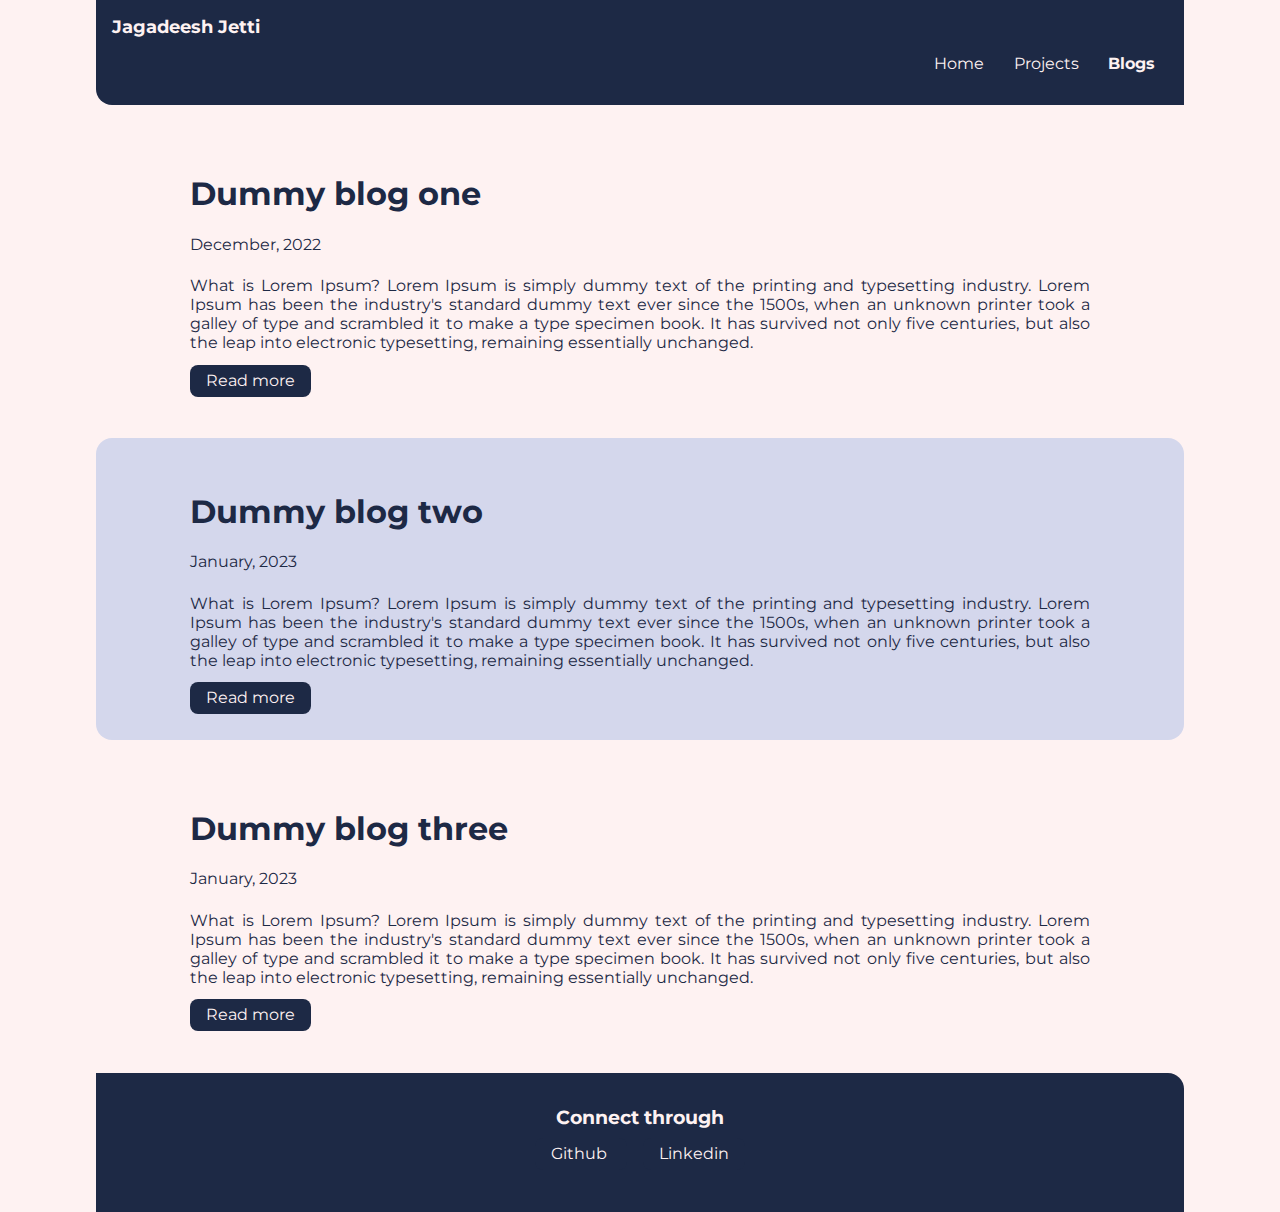
<file: blogs.html>
<!DOCTYPE html>
<html lang="en">
<head>
    <meta charset="UTF-8">
    <meta http-equiv="X-UA-Compatible" content="IE=edge">
    <meta name="viewport" content="width=device-width, initial-scale=1.0">
    <title>Blogs</title>
    <link href="style.css" rel="stylesheet" />
</head>
<body>
    <nav class="navigation">
        <div class="container-fluid">
            <div class="nav-brand">Jagadeesh Jetti</div>
                <ul class="list-non-bullet nav-pills">
                    <li class="list-item-inline">
                        <a class="link" href="/">Home</a>
                    </li>
                     <li class="list-item-inline">
                        <a class="link" target="_blank" href="/projects.html">Projects</a>
                    </li>
                    <li class="list-item-inline">
                        <a class="link link-active" href="/blogs.html">Blogs</a>
                    </li>
                </ul>
        </div>
    </nav>


    <section class="section" id="blog-justify">
        <div class="container container-center">
            <h1>Dummy blog one</h1>
            <p>December, 2022</p>
            <h7> What is Lorem Ipsum?
                Lorem Ipsum is simply dummy text of the printing and typesetting industry. Lorem Ipsum has been the industry's standard dummy text ever since the 1500s, when an unknown printer took a galley of type and scrambled it to make a type specimen book. It has survived not only five centuries, but also the leap into electronic typesetting, remaining essentially unchanged. 
            
            </h7><br><br>
            <a class="primary-link" target="_blank" href="/blogs/blogone.html">Read more</a>
        </div>

    </section>

    <section class="section ow" id="blog-justify">
        <div class="container container-center">
            <h1>Dummy blog two</h1>
            <p>January, 2023</p>
            <h7 class="blog">What is Lorem Ipsum?
                Lorem Ipsum is simply dummy text of the printing and typesetting industry. Lorem Ipsum has been the industry's standard dummy text ever since the 1500s, when an unknown printer took a galley of type and scrambled it to make a type specimen book. It has survived not only five centuries, but also the leap into electronic typesetting, remaining essentially unchanged.   
            </h7><br><br>
            <a class="primary-link" target="_blank" href="/blogs/blogtwo.html">Read more</a>
        </div>

    </section>

    <section class="section" id="blog-justify">
        <div class="container container-center">
            <h1>Dummy blog three</h1>
            <p>January, 2023</p>
            <h7 class="blog">What is Lorem Ipsum?
                Lorem Ipsum is simply dummy text of the printing and typesetting industry. Lorem Ipsum has been the industry's standard dummy text ever since the 1500s, when an unknown printer took a galley of type and scrambled it to make a type specimen book. It has survived not only five centuries, but also the leap into electronic typesetting, remaining essentially unchanged.   
            </h7><br><br>
            <a class="primary-link" target="_blank" href="/blogs/blogtwo.html">Read more</a>
        </div>

    </section>


    <footer class="footer">
        <div class="header">Connect through</div>
        <ul class="unordered list-inline">
            <li class="list-item-inline">
                <a class="primary-link" target="_blank" href="https://github.com/Jagadeesh-Jetti">
                    Github
                </a>
            </li>
            <li class="list-item-inline">
                <a class="primary-link" target="_blank" href="https://www.linkedin.com/in/jagadeesh-jetti-b02794197/">
                    Linkedin
                </a>
            </li>
            
        </ul>
    </footer>

</body>
</html>
</file>
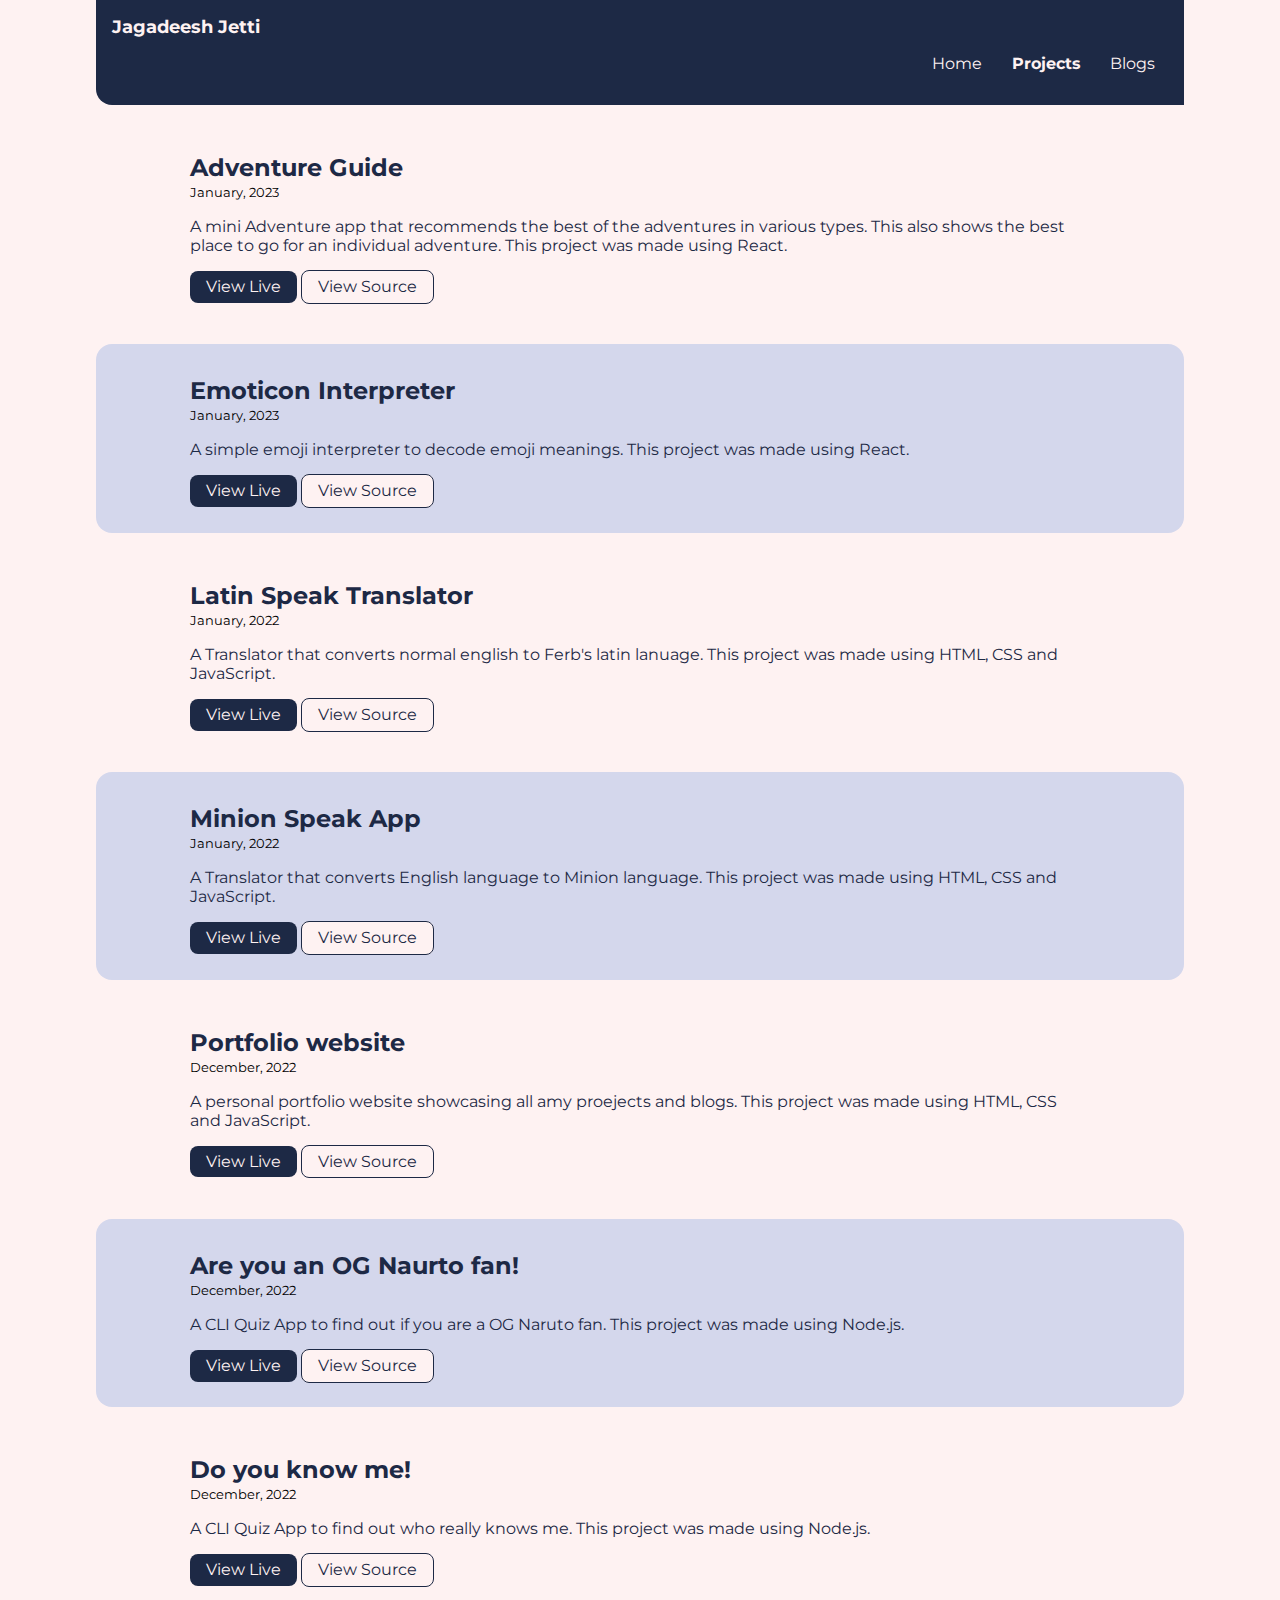
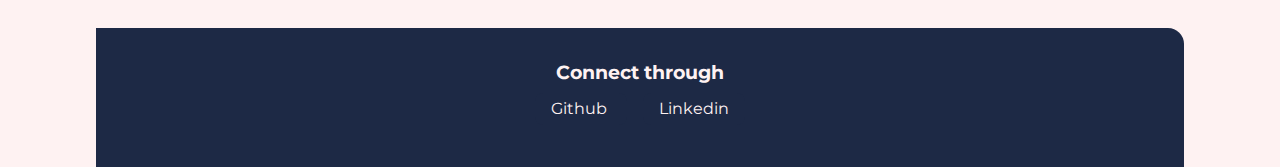
<file: projects.html>
<!DOCTYPE html>
<html lang="en">
<head>
    <meta charset="UTF-8">
    <meta http-equiv="X-UA-Compatible" content="IE=edge">
    <meta name="viewport" content="width=device-width, initial-scale=1.0">
    <title>Projects</title>
    <link href="/style.css" rel="stylesheet" />
</head>
<body>
    <nav class="navigation">
        <div class="container-fluid">
            <div class="nav-brand">Jagadeesh Jetti</div>
                <ul class="list-non-bullet nav-pills">
                    <li class="list-item-inline">
                        <a class="link" href="/">Home</a>
                    </li>
                     <li class="list-item-inline">
                        <a class="link link-active" href="/projects.html">Projects</a>
                    </li>
                    <li class="list-item-inline">
                        <a class="link" target="_blank" href="/blogs.html">Blogs</a>
                    </li>
                </ul>
        </div>
    </nav>

    <section class="section">
        <div class="container container-center">
          <h2>Adventure Guide</h2>
          <small>January, 2023</small>
          <p>
            A mini Adventure app that recommends the best of the adventures in various types. This also shows the best place to go for an individual adventure.
            This project was made using <span class="tech-stack">React.</span>
          </p>
          <a
            href="https://csb-u0xgje.netlify.app/"
            target="_blank"
            class="primary-link"
            >View Live</a
          >
          <a
            href="https://github.com/Jagadeesh-Jetti/Adventure-recommendation"
            target="_blank"
            class="secondary-link"
          >
            View Source
          </a>
        </div>
      </section>
  
      <section class="section ow">
        <div class="container container-center">
          <h2>Emoticon Interpreter</h2>
          <small>January, 2023</small>
          <p>
            A simple emoji interpreter to decode emoji meanings. This project was
            made using <span class="tech-stack">React.</span>
          </p>
          <a
            href="https://csb-zomget.netlify.app/"
            target="_blank"
            class="primary-link"
            >View Live</a
          >
          <a
            href="https://github.com/Jagadeesh-Jetti/Emoticon-Interpreter"
            target="_blank"
            class="secondary-link"
          >
            View Source
          </a>
        </div>
      </section>
  
      <section class="section">
        <div class="container container-center">
          <h2>Latin Speak Translator</h2>
          <small>January, 2022</small>
          <p>
             A Translator that converts normal english to Ferb's latin lanuage. This
            project was made using <span class="tech-stack">HTML, CSS</span> and
            <span class="tech-stack">JavaScript.</span>
          </p>
          <a
            href="https://latin-converter-jagadeesh-jetti.netlify.app/"
            target="_blank"
            class="primary-link"
            >View Live</a
          >
          <a
            href="https://github.com/Jagadeesh-Jetti/Ferb-Latin-Converter"
            target="_blank"
            class="secondary-link"
          >
            View Source
          </a>
        </div>
      </section>
  
      <section class="section ow">
        <div class="container container-center">
          <h2>Minion Speak App</h2>
          <small>January, 2022</small>
          <p>
            A Translator that converts English language to Minion language. This project was
            made using <span class="tech-stack">HTML, CSS</span> and
            <span class="tech-stack">JavaScript.</span>
          </p>
          <a
            href="https://minion-speak-jagadeesh-jetti.netlify.app/"
            target="_blank"
            class="primary-link"
            >View Live</a
          >
          <a
            href="https://github.com/Jagadeesh-Jetti/Minions-Translator"
            target="_blank"
            class="secondary-link"
          >
            View Source
          </a>
        </div>
      </section>
  
      <section class="section">
        <div class="container container-center">
          <h2>Portfolio website</h2>
          <small>December, 2022</small>
          <p>
            A personal portfolio website showcasing all amy proejects and blogs. This project was made using
            <span class="tech-stack">HTML, CSS</span> and
            <span class="tech-stack">JavaScript.</span>
          </p>
          <a
            href="https://jagadeeshjetti.netlify.app/"
            target="_blank"
            class="primary-link"
            >View Live</a
          >
          <a
            href="https://github.com/Jagadeesh-Jetti/Portfolio"
            target="_blank"
            class="secondary-link"
          >
            View Source
          </a>
        </div>
      </section>

      </section>
  
      <section class="section ow">
        <div class="container container-center">
          <h2>Are you an OG Naurto fan!</h2>
          <small>December, 2022</small>
          <p>
            A CLI Quiz App to find out if you are a OG Naruto fan. This project was
            made using <span class="tech-stack">Node.js.</span>
          </p>
          <a
            href="https://replit.com/@JagadeeshJetti/Mark-2?embed=1&output=1"
            target="_blank"
            class="primary-link"
            >View Live</a
          >
          <a
            href="https://github.com/Jagadeesh-Jetti/Mark-2"
            target="_blank"
            class="secondary-link"
          >
            View Source
          </a>
        </div>
      </section>
  
      <section class="section">
        <div class="container container-center">
          <h2>Do you know me!</h2>
          <small>December, 2022</small>
          <p>
            A CLI Quiz App to find out who really knows me. This project was made
            using <span class="tech-stack">Node.js.</span>
          </p>
          <a
            href="https://replit.com/@JagadeeshJetti/Mark-1?embed=1&output=1"
            target="_blank"
            class="primary-link"
            >View Live</a
          >
          <a
            href="https://github.com/Jagadeesh-Jetti/Mark-1"
            target="_blank"
            class="secondary-link"
          >
            View Source
          </a>
        </div>
      </section>


      <footer class="footer">
        <div class="header">Connect through</div>
        <ul class="unordered list-inline">
            <li class="list-item-inline">
                <a class="primary-link" target="_blank" href="https://github.com/Jagadeesh-Jetti">
                    Github
                </a>
            </li>
            <li class="list-item-inline">
                <a class="primary-link" target="_blank" href="https://www.linkedin.com/in/jagadeesh-jetti-b02794197/">
                    Linkedin
                </a>
            </li>
            
        </ul>
    </footer>
</body>
</html>
</file>
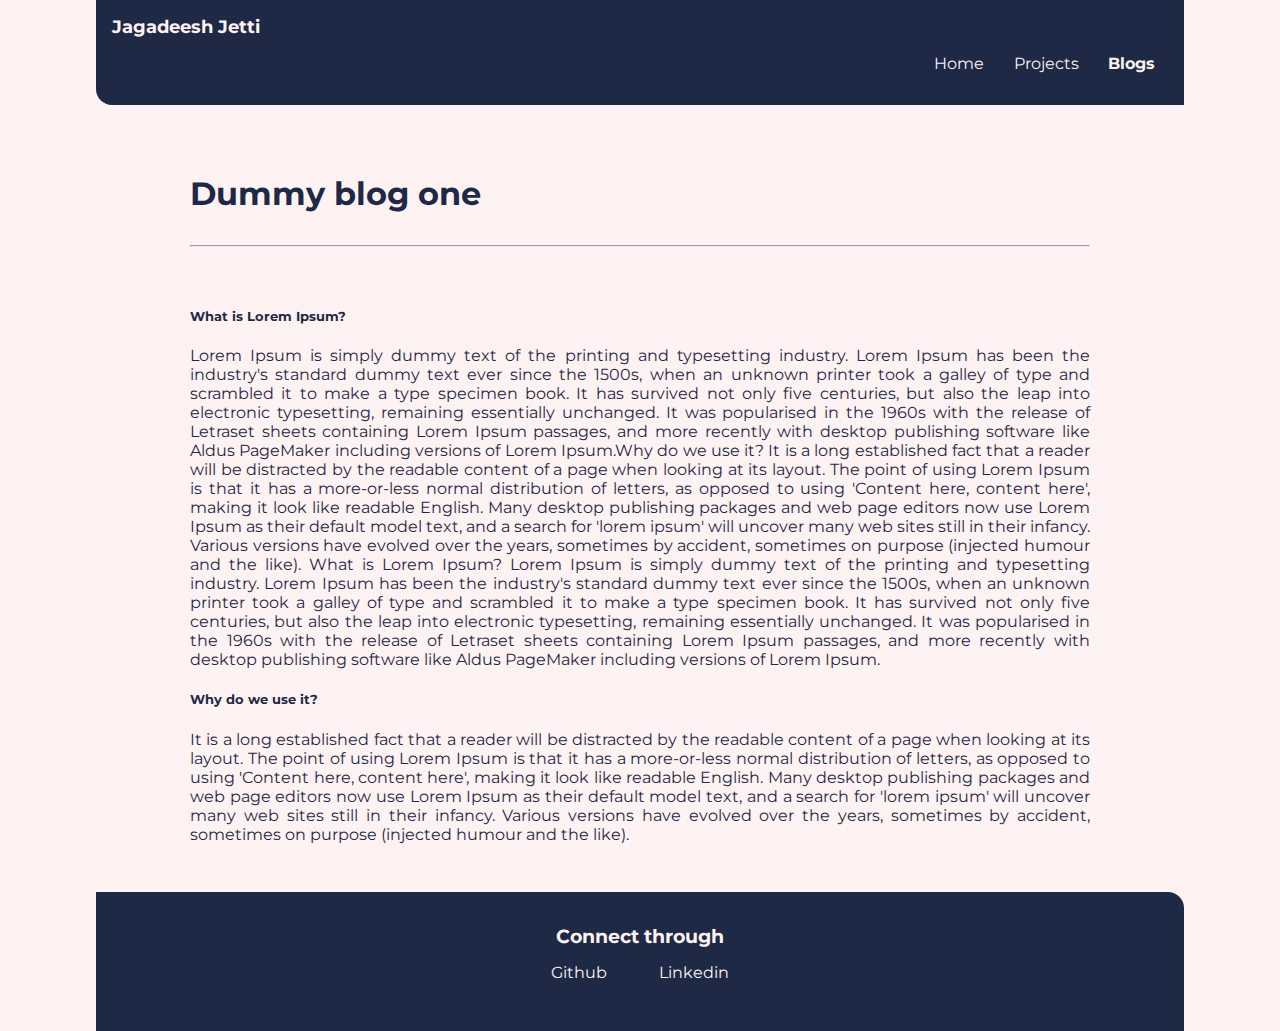
<file: blogs/blogone.html>
<!DOCTYPE html>
<html lang="en">
<head>
    <meta charset="UTF-8">
    <meta http-equiv="X-UA-Compatible" content="IE=edge">
    <meta name="viewport" content="width=device-width, initial-scale=1.0">
    <title>Blog one</title>
    <link href="/style.css" rel="stylesheet" />
</head>
<body>
    <nav class="navigation">
        <div class="container-fluid">
            <div class="nav-brand">Jagadeesh Jetti</div>
                <ul class="list-non-bullet nav-pills">
                    <li class="list-item-inline">
                        <a class="link" href="/">Home</a>
                    </li>
                     <li class="list-item-inline">
                        <a class="link" href="/projects.html">Projects</a>
                    </li>
                    <li class="list-item-inline">
                        <a class="link link-active" href="/blogs.html">Blogs</a>
                    </li>
                </ul>
        </div>
    </nav>
    
   <section class="section">
        <div class="container container-center">
            <h1>Dummy blog one</h1>
            <hr>
            <p>
               <section class="blog">
                <h5>What is Lorem Ipsum?</h5>
                
                Lorem Ipsum is simply dummy text of the printing and typesetting industry. Lorem Ipsum has been the industry's standard dummy 
                text ever since the 1500s, when an unknown printer took a galley of type and scrambled it to make a type specimen book. 
                It has survived not only five centuries, but also the leap into electronic typesetting, remaining essentially unchanged. 
                It was popularised in the 1960s with the release of Letraset sheets containing Lorem Ipsum passages, and more recently with 
                desktop publishing software like Aldus PageMaker including versions of Lorem Ipsum.Why do we use it?
                It is a long established fact that a reader will be distracted by the readable content of a page when looking at its layout. 
                The point of using Lorem Ipsum is that it has a more-or-less normal distribution of letters, as opposed to using 'Content here, 
                content here', making it look like readable English. Many desktop publishing packages and web page editors now use Lorem Ipsum 
                as their default model text, and a search for 'lorem ipsum' will uncover many web sites still in their infancy. Various versions 
                have evolved over the years, sometimes by accident, sometimes on purpose (injected humour and the like).
                What is Lorem Ipsum?
                
                Lorem Ipsum is simply dummy text of the printing and typesetting industry. Lorem Ipsum has been the industry's standard dummy text ever since the 1500s, when an unknown printer took a galley of type and scrambled it to make a type specimen book. It has survived not only five centuries, but also the leap into electronic typesetting, remaining essentially unchanged. It was popularised in the 1960s with the release of Letraset sheets containing Lorem Ipsum passages, and more recently with desktop publishing software like Aldus PageMaker including versions of Lorem Ipsum.
                <h5>Why do we use it?</h5>
                
                It is a long established fact that a reader will be distracted by the readable content of a page when looking at its layout. The point of using Lorem Ipsum is that it has a more-or-less normal distribution of letters, as opposed to using 'Content here, content here', making it look like readable English. Many desktop publishing packages and web page editors now use Lorem Ipsum as their default model text, and a search for 'lorem ipsum' will uncover many web sites still in their infancy. Various versions have evolved over the years, sometimes by accident, sometimes on purpose (injected humour and the like).


               </section>
                                
        </div>

    </section>


    <footer class="footer">
        <div class="header">Connect through</div>
        <ul class="unordered list-inline">
            <li class="list-item-inline">
                <a class="primary-link" target="_blank" href="https://github.com/Jagadeesh-Jetti">
                    Github
                </a>
            </li>
            <li class="list-item-inline">
                <a class="primary-link" target="_blank" href="https://www.linkedin.com/in/jagadeesh-jetti-b02794197/">
                    Linkedin
                </a>
            </li>
            
        </ul>
    </footer>
    
</body>
</html>
</file>
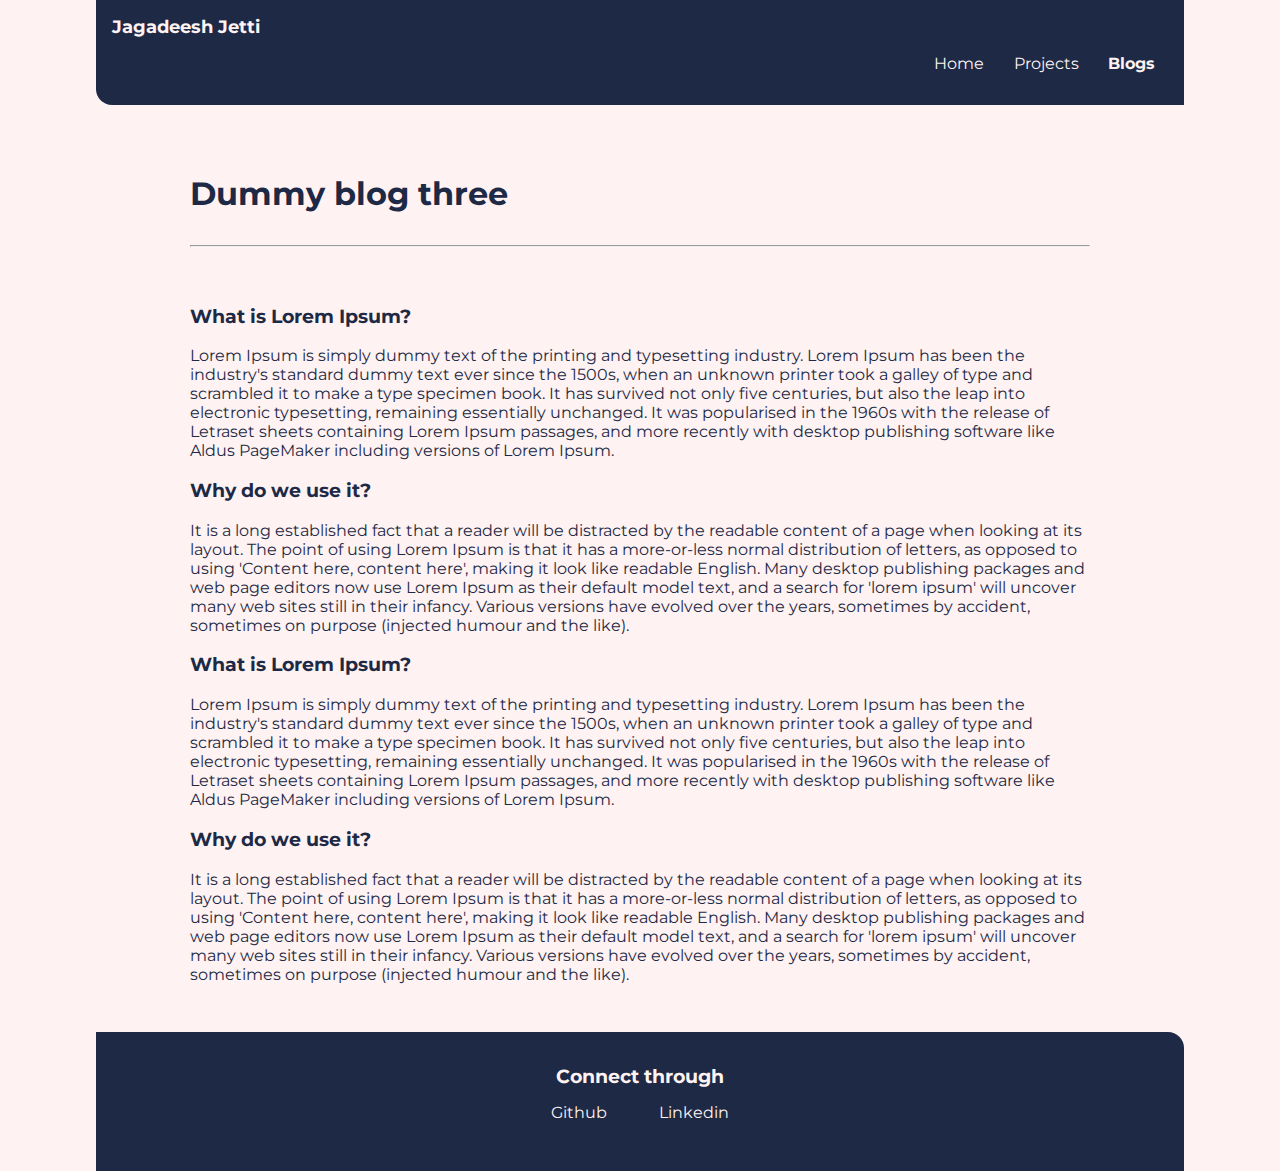
<file: blogs/blogthree.html>
<!DOCTYPE html>
<html lang="en">
<head>
    <meta charset="UTF-8">
    <meta http-equiv="X-UA-Compatible" content="IE=edge">
    <meta name="viewport" content="width=device-width, initial-scale=1.0">
    <title>Blog Three</title>
    <link href="/style.css" rel="stylesheet" />
</head>
<body>
    <nav class="navigation">
        <div class="container-fluid">
            <div class="nav-brand">Jagadeesh Jetti</div>
                <ul class="list-non-bullet nav-pills">
                    <li class="list-item-inline">
                        <a class="link" href="/">Home</a>
                    </li>
                     <li class="list-item-inline">
                        <a class="link" href="/projects.html">Projects</a>
                    </li>
                    <li class="list-item-inline">
                        <a class="link link-active" href="/blogs.html">Blogs</a>
                    </li>
                </ul>
        </div>
    </nav>
    
   <section class="section">
        <div class="container container-center">
            <h1>Dummy blog three</h1>
            <hr>
            <p>
                <h3>What is Lorem Ipsum?</h3>
                
                Lorem Ipsum is simply dummy text of the printing and typesetting industry. Lorem Ipsum has been the industry's standard dummy text ever since the 1500s, when an unknown printer took a galley of type and scrambled it to make a type specimen book. It has survived not only five centuries, but also the leap into electronic typesetting, remaining essentially unchanged. It was popularised in the 1960s with the release of Letraset sheets containing Lorem Ipsum passages, and more recently with desktop publishing software like Aldus PageMaker including versions of Lorem Ipsum.
                <h3>Why do we use it?</h3>
                
                It is a long established fact that a reader will be distracted by the readable content of a page when looking at its layout. The point of using Lorem Ipsum is that it has a more-or-less normal distribution of letters, as opposed to using 'Content here, content here', making it look like readable English. Many desktop publishing packages and web page editors now use Lorem Ipsum as their default model text, and a search for 'lorem ipsum' will uncover many web sites still in their infancy. Various versions have evolved over the years, sometimes by accident, sometimes on purpose (injected humour and the like).
                <h3>What is Lorem Ipsum?</h3>
                
                Lorem Ipsum is simply dummy text of the printing and typesetting industry. Lorem Ipsum has been the industry's standard dummy text ever since the 1500s, when an unknown printer took a galley of type and scrambled it to make a type specimen book. It has survived not only five centuries, but also the leap into electronic typesetting, remaining essentially unchanged. It was popularised in the 1960s with the release of Letraset sheets containing Lorem Ipsum passages, and more recently with desktop publishing software like Aldus PageMaker including versions of Lorem Ipsum.
                <h3>Why do we use it?</h3>
                
                It is a long established fact that a reader will be distracted by the readable content of a page when looking at its layout. The point of using Lorem Ipsum is that it has a more-or-less normal distribution of letters, as opposed to using 'Content here, content here', making it look like readable English. Many desktop publishing packages and web page editors now use Lorem Ipsum as their default model text, and a search for 'lorem ipsum' will uncover many web sites still in their infancy. Various versions have evolved over the years, sometimes by accident, sometimes on purpose (injected humour and the like).
                
        </div>

    </section>


    <footer class="footer">
        <div class="header">Connect through</div>
        <ul class="unordered list-inline">
            <li class="list-item-inline">
                <a class="primary-link" target="_blank" href="https://github.com/Jagadeesh-Jetti">
                    Github
                </a>
            </li>
            <li class="list-item-inline">
                <a class="primary-link" target="_blank" href="https://www.linkedin.com/in/jagadeesh-jetti-b02794197/">
                    Linkedin
                </a>
            </li>
            
        </ul>
    </footer>
    
</body>
</html>
</file>
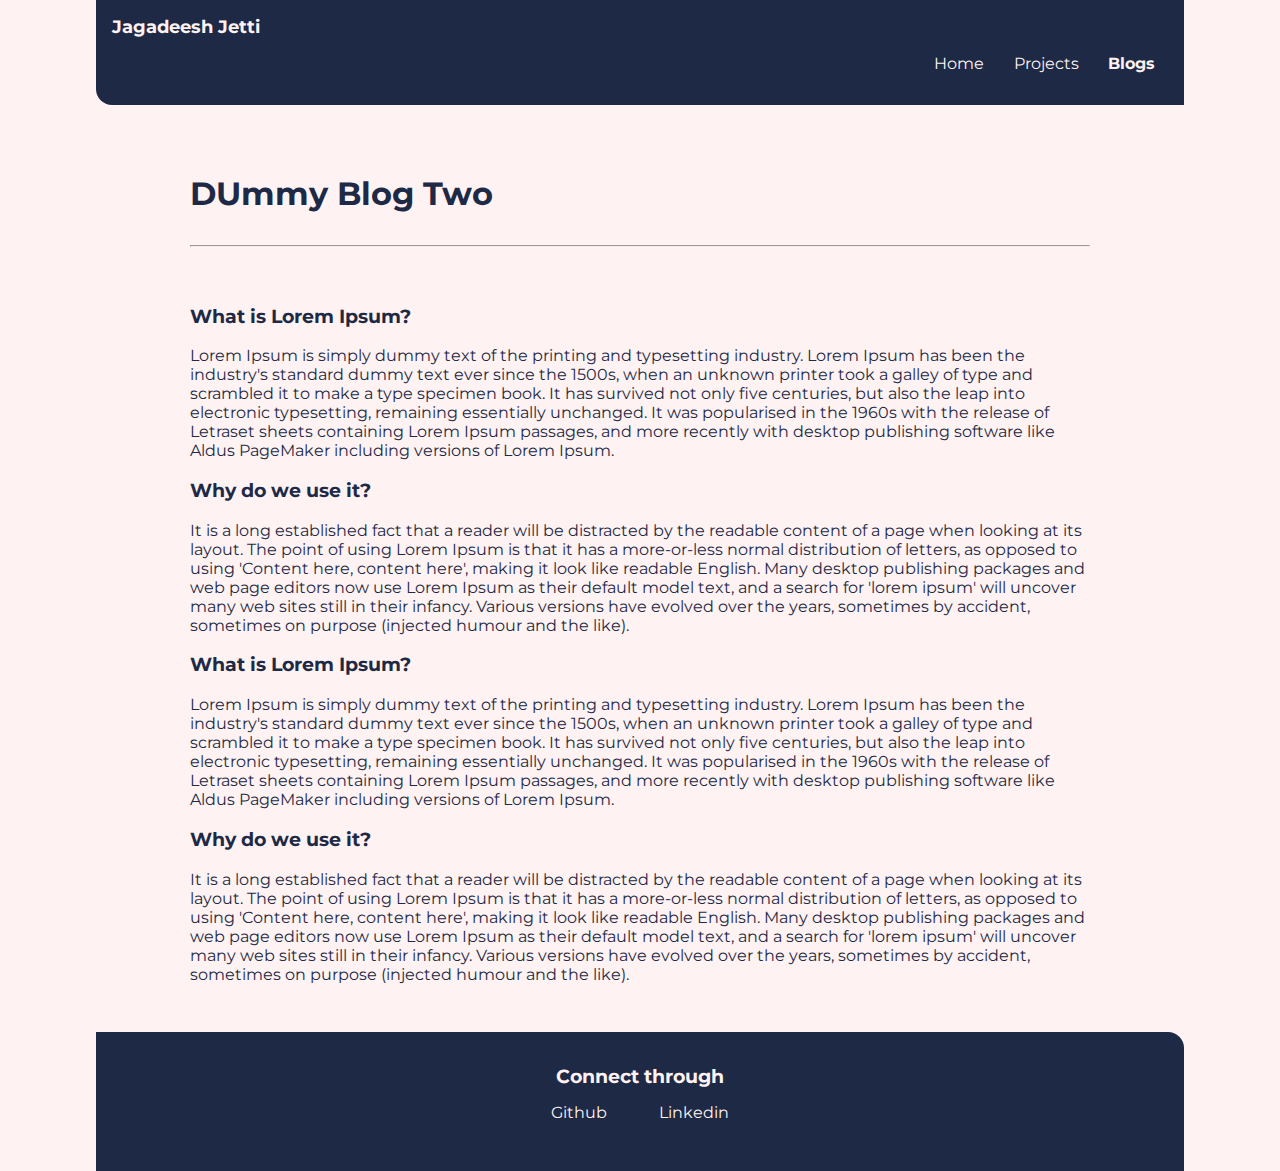
<file: blogs/blogtwo.html>
<!DOCTYPE html>
<html lang="en">
<head>
    <meta charset="UTF-8">
    <meta http-equiv="X-UA-Compatible" content="IE=edge">
    <meta name="viewport" content="width=device-width, initial-scale=1.0">
    <title>Blog Two</title>
    <link href="/style.css" rel="stylesheet" />
</head>
<body>
    <nav class="navigation">
        <div class="container-fluid">
            <div class="nav-brand">Jagadeesh Jetti</div>
                <ul class="list-non-bullet nav-pills">
                    <li class="list-item-inline">
                        <a class="link" href="/">Home</a>
                    </li>
                     <li class="list-item-inline">
                        <a class="link" href="/projects.html">Projects</a>
                    </li>
                    <li class="list-item-inline">
                        <a class="link link-active" href="/blogs.html">Blogs</a>
                    </li>
                </ul>
        </div>
    </nav>
    
   <section class="section">
        <div class="container container-center">
            <h1>DUmmy Blog Two</h1>
            <hr>
            <p>
                <h3>What is Lorem Ipsum?</h3>
                
                Lorem Ipsum is simply dummy text of the printing and typesetting industry. Lorem Ipsum has been the industry's standard dummy text ever since the 1500s, when an unknown printer took a galley of type and scrambled it to make a type specimen book. It has survived not only five centuries, but also the leap into electronic typesetting, remaining essentially unchanged. It was popularised in the 1960s with the release of Letraset sheets containing Lorem Ipsum passages, and more recently with desktop publishing software like Aldus PageMaker including versions of Lorem Ipsum.
                <h3>Why do we use it?</h3>
                
                It is a long established fact that a reader will be distracted by the readable content of a page when looking at its layout. The point of using Lorem Ipsum is that it has a more-or-less normal distribution of letters, as opposed to using 'Content here, content here', making it look like readable English. Many desktop publishing packages and web page editors now use Lorem Ipsum as their default model text, and a search for 'lorem ipsum' will uncover many web sites still in their infancy. Various versions have evolved over the years, sometimes by accident, sometimes on purpose (injected humour and the like).
                <h3>What is Lorem Ipsum?</h3>
                
                Lorem Ipsum is simply dummy text of the printing and typesetting industry. Lorem Ipsum has been the industry's standard dummy text ever since the 1500s, when an unknown printer took a galley of type and scrambled it to make a type specimen book. It has survived not only five centuries, but also the leap into electronic typesetting, remaining essentially unchanged. It was popularised in the 1960s with the release of Letraset sheets containing Lorem Ipsum passages, and more recently with desktop publishing software like Aldus PageMaker including versions of Lorem Ipsum.
                <h3>Why do we use it?</h3>
                
                It is a long established fact that a reader will be distracted by the readable content of a page when looking at its layout. The point of using Lorem Ipsum is that it has a more-or-less normal distribution of letters, as opposed to using 'Content here, content here', making it look like readable English. Many desktop publishing packages and web page editors now use Lorem Ipsum as their default model text, and a search for 'lorem ipsum' will uncover many web sites still in their infancy. Various versions have evolved over the years, sometimes by accident, sometimes on purpose (injected humour and the like).
                
        </div>

    </section>


    <footer class="footer">
        <div class="header">Connect through</div>
        <ul class="unordered list-inline">
            <li class="list-item-inline">
                <a class="primary-link" target="_blank" href="https://github.com/Jagadeesh-Jetti">
                    Github
                </a>
            </li>
            <li class="list-item-inline">
                <a class="primary-link" target="_blank" href="https://www.linkedin.com/in/jagadeesh-jetti-b02794197/">
                    Linkedin
                </a>
            </li>
            
        </ul>
    </footer>
    
</body>
</html>
</file>
<file: style.css>
@import url("https://fonts.googleapis.com/css2?family=Montserrat&display=swap");

body {
  font-family: "Montserrat", sans-serif;
  color: var(--primary);
  background-color: var(--secondary);
  margin: 0px auto;
  max-width: 85%;
  width: 100%;
}

:root {
  --primary: #1d2945;
  --secondary: #fef2f2;
  --tertiary: #d4d7ec;
  --primary-major: rgb(47, 46, 65);
}

hr {
  margin: 2rem 0;
}

.text-sm {
  font-size: 0.8rem;
}

/** containers **/

.container {
  padding: 0rem 0rem;
}

.container-fluid {
  padding-left: 1rem;
  padding-right: 1rem;
}

.container-footer {
  margin: auto;
  padding-left: 1rem;
  padding-right: 1rem;
  max-width: 600px;
}

.container-center {
  max-width: 900px;
  width: 100%;
  margin: auto;
}

/** links **/

.primary-link {
  text-decoration: none;
  color: var(--secondary);
  background-color: var(--primary);
  width: max-content;
  min-width: 140px;
  border-radius: 0.5rem;
  padding: 0.4rem 1rem 0.4rem 1rem;
}

.secondary-link {
  text-decoration: none;
  color: var(--primary);
  border: 1px solid var(--primary);
  width: max-content;
  min-width: 140px;
  border-radius: 0.5rem;
  padding: 0.4rem 1rem 0.4rem 1rem;
  background-color: var(--secondary);
}



.navigation {
  background-color: var(--primary);
  padding: 1rem 0rem;
  color: var(--secondary);
  border-bottom-left-radius: 1rem;
}

.nav-brand {
  font-weight: bolder;
  font-size: large;
}

.list-non-bullet {
  list-style: none;
  text-align: right;
}

.list-item-inline {
  display: inline-block;
  padding: 0rem 0.8rem;
}

.navigation a {
  text-decoration: none;
  color: var(--secondary);
}

.navigation .link-active {
  font-weight: bold;
}




.hero {
  padding: 2rem;
  padding-top: 5rem;
  color: var(--tertiary);
  display: block;
}

.hero img {
  max-width: 80%;
  width: 400px;
  display: block;
  margin: auto;
}

.hero .hero-heading {
  text-align: center;
  padding-top: 1rem;
  font-weight: bold;
  color: var(--primary);
}

.hero .hero-heading .heading-inverted {
  color: var(--primary-major);
  display: block;
}



.section {
  padding: 2rem;
  margin: 1rem 0;
  border-radius: 1rem;
  text-align: left;
}

.section h2 {
  text-align: left;
  margin: 0;
}

.section p {
  padding-bottom: 0.4rem;

}
small{
  color: black;
}

.blog{
  text-align: justify;
  text-justify: inter-word;
}

#blog-justify{
  text-align: justify;
  text-justify: inter-word;
}

.ow {
  background-color: var(--tertiary);
}

/** lists **/

.unordered {
  list-style: none;
}

.list-inline li {
  display: inline;
  padding: 0rem 0.5rem;
}


.footer {
  background-color: var(--primary);
  color: var(--secondary);
  padding: 2rem 0rem;
  border-top-right-radius: 1rem;
  text-align: center;
}

.footer .header {
  font-weight: bold;
  font-size: larger;
}

.footer ul {
  padding-inline-start: 0px;
}

.footer .link {
  color: var(--secondary);
}
</file>
